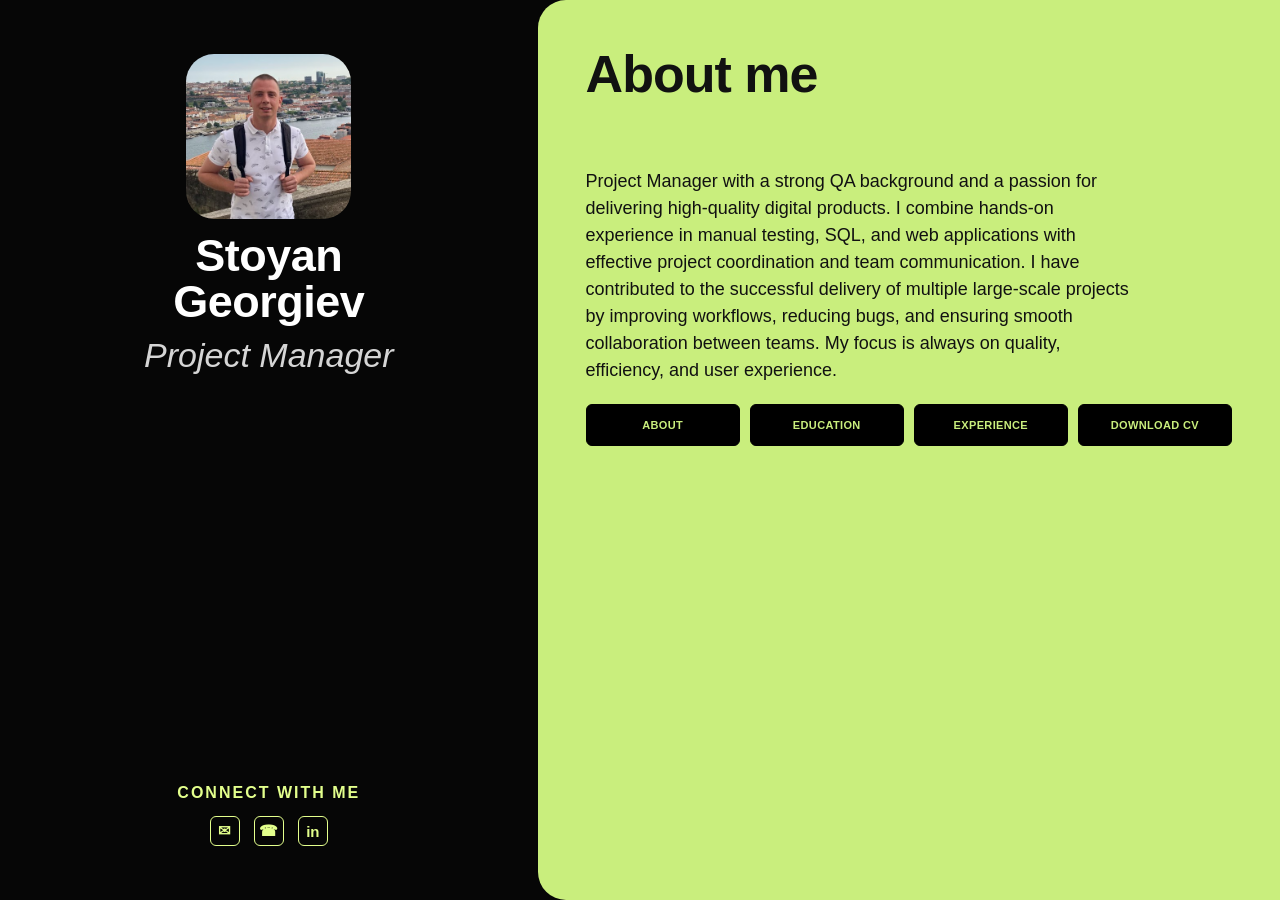
<file: index.html>
<!DOCTYPE html>
<html lang="en">
<head>
    <meta charset="UTF-8">
    <meta name="viewport" content="width=device-width, initial-scale=1.0">
    <title>Stoyan Georgiev</title>
    <link rel="stylesheet" href="style.css">
</head>
<body>
    <div class="page-transition-overlay" aria-hidden="true"></div>
    <main class="page">
        <div class="resume-card">
            <section class="left-panel">
                <img
                    class="avatar"
                    src="assets/profile.png"
                    alt="Profile photo of Stoyan Georgiev"
                >
                <h1>Stoyan Georgiev</h1>
                <p class="job-title">Project Manager</p>
                <div class="connect">
                    <p>Connect with me</p>
                    <div class="social-links">
                        <a href="mailto:s.georgiev97@gmail.com" aria-label="Email">✉</a>
                        <a href="tel:+359899133321" aria-label="Phone">☎</a>
                        <a href="https://www.linkedin.com/in/stoyan-georgiew/" target="_blank" rel="noopener noreferrer" aria-label="LinkedIn">in</a>
                    </div>
                </div>
            </section>

            <section class="right-panel">
                <h2 class="about-heading">About me</h2>
                <p class="description">
                    Project Manager with a strong QA background and a passion for 
                    delivering high-quality digital products. I combine hands-on experience in manual testing, 
                    SQL, and web applications with effective project coordination and team communication.

                    I have contributed to the successful delivery of multiple large-scale projects by 
                    improving workflows, reducing bugs, and ensuring smooth collaboration between teams. 
                    My focus is always on quality, efficiency, and user experience.
                </p>

                <div class="page-links">
                    <a href="index.html">About</a>
                    <a href="education.html">Education</a>
                    <a href="experience.html">Experience</a>
                    <a href="assets/cv.pdf" download="S.Georgiev.CV.pdf">Download CV</a>
                </div>

            </section>
        </div>
    </main>
    <script src="transitions.js" defer></script>
</body>
</html>
</file>
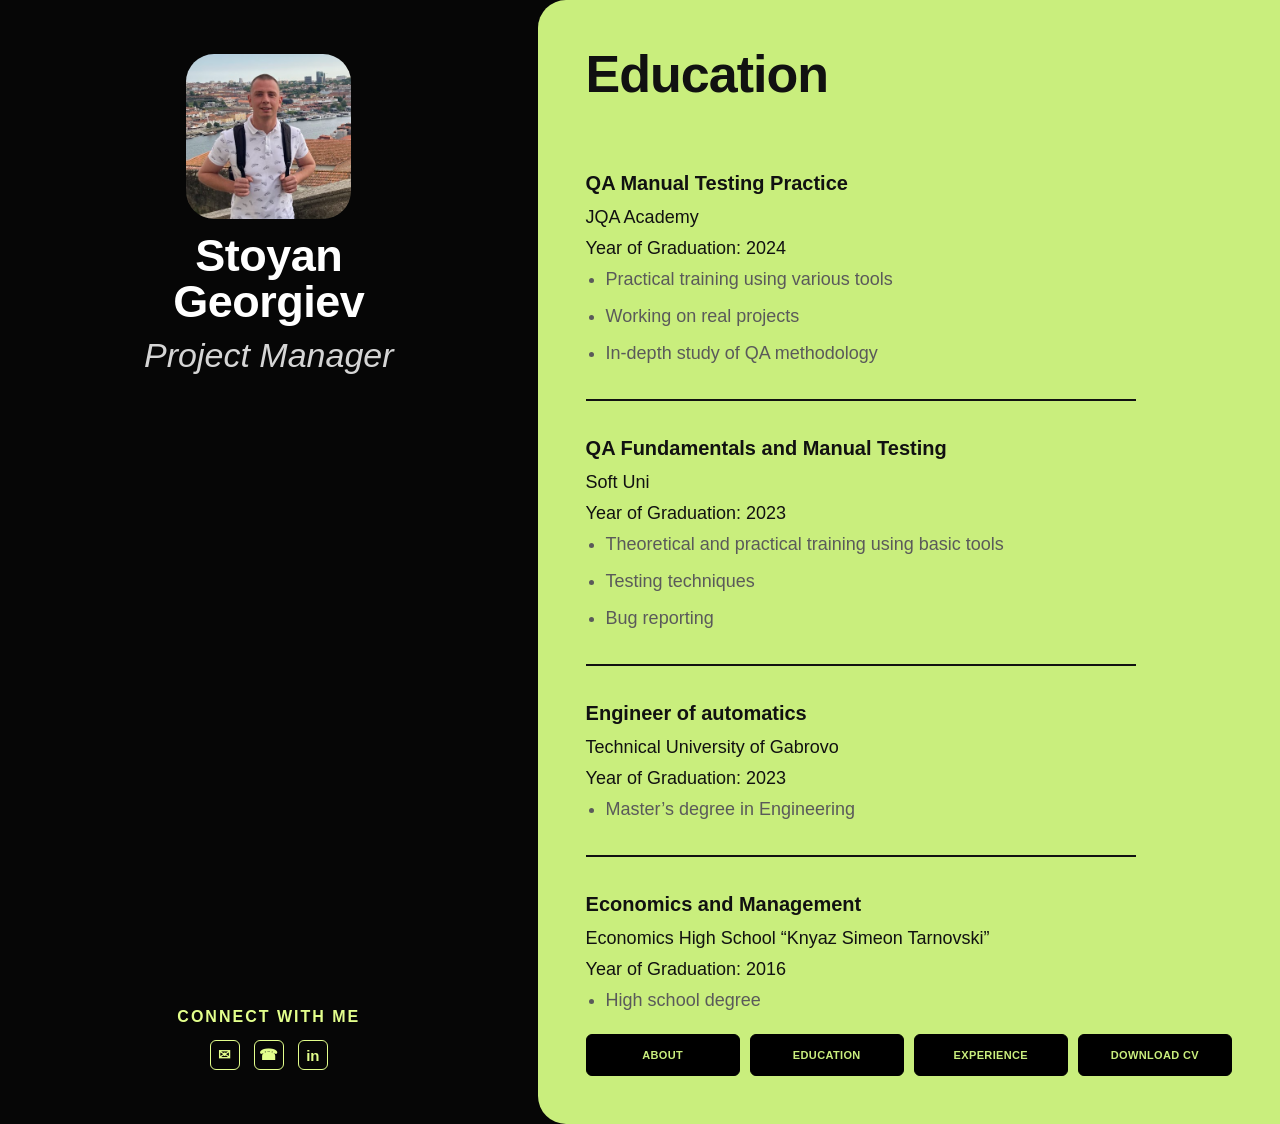
<file: education.html>
<!DOCTYPE html>
<html lang="en">
<head>
    <meta charset="UTF-8">
    <meta name="viewport" content="width=device-width, initial-scale=1.0">
    <title>Stoyan Georgiev | Education</title>
    <link rel="stylesheet" href="style.css">
</head>
<body>
    <div class="page-transition-overlay" aria-hidden="true"></div>
    <main class="page">
        <div class="resume-card">
            <section class="left-panel">
                <img class="avatar" src="assets/profile.png" alt="Profile photo of Stoyan Georgiev">
                <h1>Stoyan Georgiev</h1>
                <p class="job-title">Project Manager</p>
                <div class="connect">
                    <p>Connect with me</p>
                    <div class="social-links">
                        <a href="mailto:s.georgiev97@gmail.com" aria-label="Email">✉</a>
                        <a href="tel:+359899133321" aria-label="Phone">☎</a>
                        <a href="https://www.linkedin.com/in/stoyan-georgiew/" target="_blank" rel="noopener noreferrer" aria-label="LinkedIn">in</a>
                    </div>
                </div>
            </section>

            <section class="right-panel">
                <h2 class="education-heading">Education</h2>
                <div class="education-list">
                    <div class="education-entry">
                        <p class="education-entry__title">QA Manual Testing Practice</p>
                        <p class="education-entry__line">JQA Academy</p>
                        <p class="education-entry__line">Year of Graduation: 2024</p>
                        <ul class="education-bullets">
                            <li>Practical training using various tools</li>
                            <li>Working on real projects</li>
                            <li>In-depth study of QA methodology</li>
                        </ul>
                    </div>
                    <div class="education-entry">
                        <p class="education-entry__title">QA Fundamentals and Manual Testing</p>
                        <p class="education-entry__line">Soft Uni</p>
                        <p class="education-entry__line">Year of Graduation: 2023</p>
                        <ul class="education-bullets">
                            <li>Theoretical and practical training using basic tools</li>
                            <li>Testing techniques</li>
                            <li>Bug reporting</li>
                        </ul>
                    </div>
                    <div class="education-entry">
                        <p class="education-entry__title">Engineer of automatics</p>
                        <p class="education-entry__line">Technical University of Gabrovo</p>
                        <p class="education-entry__line">Year of Graduation: 2023</p>
                        <ul class="education-bullets">
                            <li>Master’s degree in Engineering</li>
                        </ul>
                    </div>
                    <div class="education-entry">
                        <p class="education-entry__title">Economics and Management</p>
                        <p class="education-entry__line">Economics High School “Knyaz Simeon Tarnovski”</p>
                        <p class="education-entry__line">Year of Graduation: 2016</p>
                        <ul class="education-bullets">
                            <li>High school degree</li>
                        </ul>
                    </div>
                </div>

                <div class="page-links">
                    <a href="index.html">About</a>
                    <a href="education.html">Education</a>
                    <a href="experience.html">Experience</a>
                    <a href="assets/cv.pdf" download="S.Georgiev.CV.pdf">Download CV</a>
                </div>

            </section>
        </div>
    </main>
    <script src="transitions.js" defer></script>
</body>
</html>
</file>
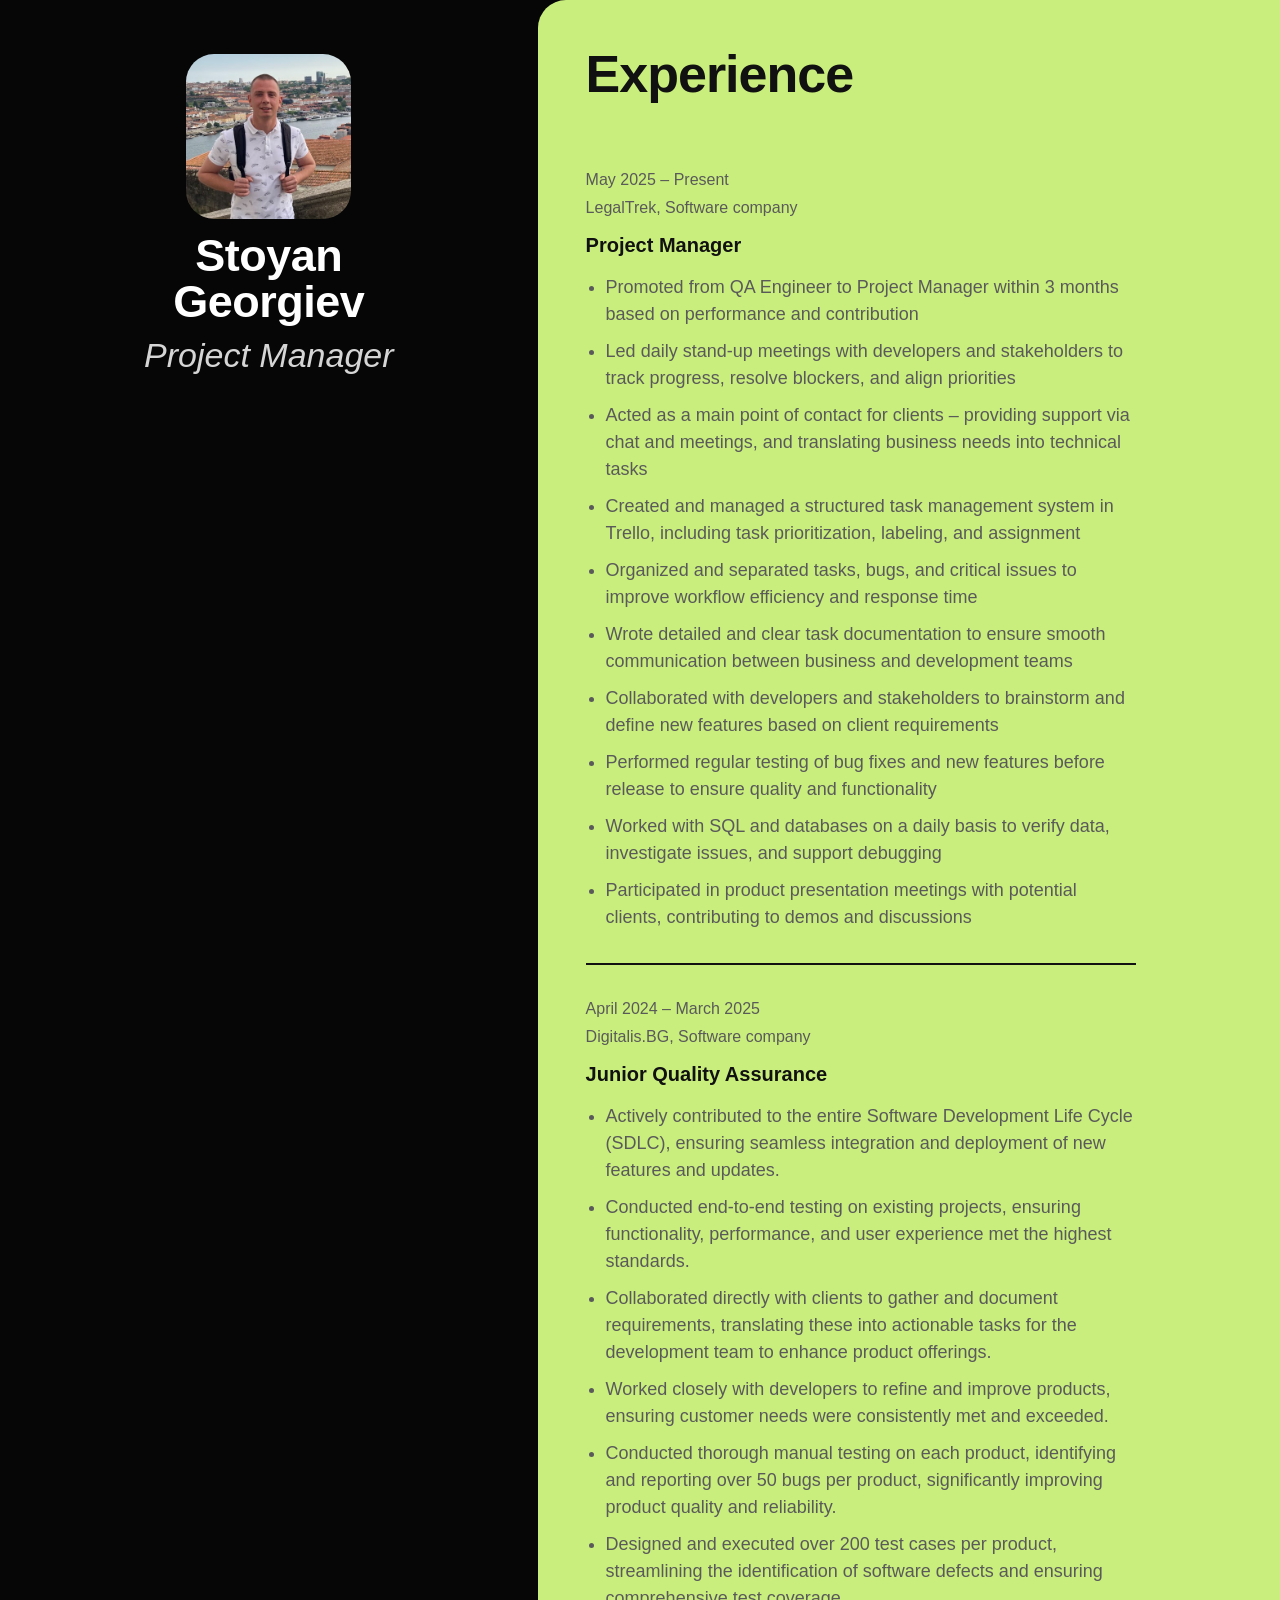
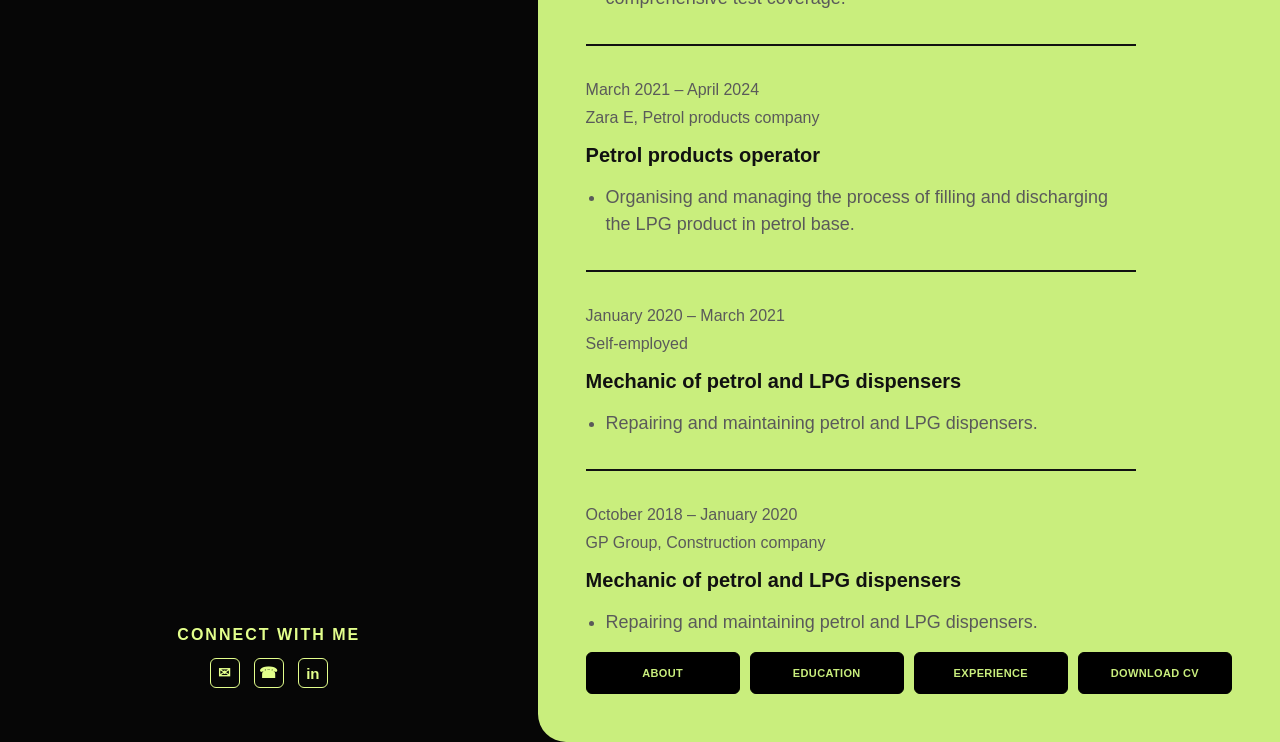
<file: experience.html>
<!DOCTYPE html>
<html lang="en">
<head>
    <meta charset="UTF-8">
    <meta name="viewport" content="width=device-width, initial-scale=1.0">
    <title>Stoyan Georgiev | Experience</title>
    <link rel="stylesheet" href="style.css">
</head>
<body>
    <div class="page-transition-overlay" aria-hidden="true"></div>
    <main class="page">
        <div class="resume-card">
            <section class="left-panel">
                <img class="avatar" src="assets/profile.png" alt="Profile photo of Stoyan Georgiev">
                <h1>Stoyan Georgiev</h1>
                <p class="job-title">Project Manager</p>
                <div class="connect">
                    <p>Connect with me</p>
                    <div class="social-links">
                        <a href="mailto:s.georgiev97@gmail.com" aria-label="Email">✉</a>
                        <a href="tel:+359899133321" aria-label="Phone">☎</a>
                        <a href="https://www.linkedin.com/in/stoyan-georgiew/" target="_blank" rel="noopener noreferrer" aria-label="LinkedIn">in</a>
                    </div>
                </div>
            </section>

            <section class="right-panel">
                <h2 class="experience-heading">Experience</h2>
                <div class="experience-entry">
                    <p class="experience-meta">May 2025 – Present</p>
                    <p class="experience-meta">LegalTrek, Software company</p>
                    <p class="experience-role">Project Manager</p>
                    <ul class="experience-bullets">
                        <li>Promoted from QA Engineer to Project Manager within 3 months based on performance and contribution</li>
                        <li>Led daily stand-up meetings with developers and stakeholders to track progress, resolve blockers, and align priorities</li>
                        <li>Acted as a main point of contact for clients – providing support via chat and meetings, and translating business needs into technical tasks</li>
                        <li>Created and managed a structured task management system in Trello, including task prioritization, labeling, and assignment</li>
                        <li>Organized and separated tasks, bugs, and critical issues to improve workflow efficiency and response time</li>
                        <li>Wrote detailed and clear task documentation to ensure smooth communication between business and development teams</li>
                        <li>Collaborated with developers and stakeholders to brainstorm and define new features based on client requirements</li>
                        <li>Performed regular testing of bug fixes and new features before release to ensure quality and functionality</li>
                        <li>Worked with SQL and databases on a daily basis to verify data, investigate issues, and support debugging</li>
                        <li>Participated in product presentation meetings with potential clients, contributing to demos and discussions</li>
                    </ul>
                </div>

                <div class="experience-entry">
                    <p class="experience-meta">April 2024 – March 2025</p>
                    <p class="experience-meta">Digitalis.BG, Software company</p>
                    <p class="experience-role">Junior Quality Assurance</p>
                    <ul class="experience-bullets">
                        <li>Actively contributed to the entire Software Development Life Cycle (SDLC), ensuring seamless integration and deployment of new features and updates.</li>
                        <li>Conducted end-to-end testing on existing projects, ensuring functionality, performance, and user experience met the highest standards.</li>
                        <li>Collaborated directly with clients to gather and document requirements, translating these into actionable tasks for the development team to enhance product offerings.</li>
                        <li>Worked closely with developers to refine and improve products, ensuring customer needs were consistently met and exceeded.</li>
                        <li>Conducted thorough manual testing on each product, identifying and reporting over 50 bugs per product, significantly improving product quality and reliability.</li>
                        <li>Designed and executed over 200 test cases per product, streamlining the identification of software defects and ensuring comprehensive test coverage.</li>
                    </ul>
                </div>

                <div class="experience-entry">
                    <p class="experience-meta">March 2021 – April 2024</p>
                    <p class="experience-meta">Zara E, Petrol products company</p>
                    <p class="experience-role">Petrol products operator</p>
                    <ul class="experience-bullets">
                        <li>Organising and managing the process of filling and discharging the LPG product in petrol base.</li>
                    </ul>
                </div>

                <div class="experience-entry">
                    <p class="experience-meta">January 2020 – March 2021</p>
                    <p class="experience-meta">Self-employed</p>
                    <p class="experience-role">Mechanic of petrol and LPG dispensers</p>
                    <ul class="experience-bullets">
                        <li>Repairing and maintaining petrol and LPG dispensers.</li>
                    </ul>
                </div>

                <div class="experience-entry">
                    <p class="experience-meta">October 2018 – January 2020</p>
                    <p class="experience-meta">GP Group, Construction company</p>
                    <p class="experience-role">Mechanic of petrol and LPG dispensers</p>
                    <ul class="experience-bullets">
                        <li>Repairing and maintaining petrol and LPG dispensers.</li>
                    </ul>
                </div>

                <div class="page-links">
                    <a href="index.html">About</a>
                    <a href="education.html">Education</a>
                    <a href="experience.html">Experience</a>
                    <a href="assets/cv.pdf" download="S.Georgiev.CV.pdf">Download CV</a>
                </div>

            </section>
        </div>
    </main>
    <script src="transitions.js" defer></script>
</body>
</html>
</file>
<file: style.css>
* {
    box-sizing: border-box;
}

body {
    margin: 0;
    font-family: "Arial", sans-serif;
    background: #f5f5f5;
    color: #111;
    opacity: 0;
    transition: opacity 320ms ease;
}

body.page-ready {
    opacity: 1;
}

.page-transition-overlay {
    position: fixed;
    inset: 0;
    pointer-events: none;
    background: radial-gradient(circle at center, rgba(6, 6, 6, 0.35) 0%, rgba(6, 6, 6, 0.96) 78%);
    opacity: 0;
    transform: scale(1.03);
    transition: opacity 360ms ease, transform 360ms ease;
    z-index: 999;
}

body.is-transitioning .page-transition-overlay {
    opacity: 1;
    transform: scale(1);
}

.page {
    min-height: 100vh;
    padding: 0;
}

.resume-card {
    width: 100%;
    min-height: 100vh;
    display: grid;
    grid-template-columns: 42% 58%;
    background: #060606;
    border-radius: 0;
    overflow: hidden;
}

.left-panel {
    background: #060606;
    color: #fff;
    padding: 54px 46px;
    text-align: center;
    display: flex;
    flex-direction: column;
    align-items: center;
}

.avatar {
    width: 165px;
    height: 165px;
    object-fit: cover;
    border-radius: 28px;
    margin-bottom: 14px;
}

.left-panel h1 {
    margin: 0;
    font-size: 45px;
    line-height: 1.03;
    max-width: 260px;
    letter-spacing: -0.5px;
}

.pronouns {
    margin: 2px 0 4px;
    font-size: 20px;
    font-style: italic;
    font-weight: 700;
}

.job-title {
    margin: 10px 0 0;
    color: #d5d5d5;
    font-size: 34px;
    font-style: italic;
    width: 100%;
    text-align: center;
}

.connect {
    margin-top: auto;
    padding-top: 20px;
    width: 100%;
    max-width: 230px;
    text-align: center;
}

.connect p {
    margin: 0 0 14px;
    text-transform: uppercase;
    letter-spacing: 2px;
    color: #e3ff8c;
    font-weight: 700;
    font-size: 16px;
}

.social-links {
    display: flex;
    justify-content: center;
    gap: 14px;
}

.social-links a {
    width: 30px;
    height: 30px;
    border: 1px solid #e3ff8c;
    color: #e3ff8c;
    border-radius: 6px;
    text-decoration: none;
    font-weight: 700;
    display: inline-flex;
    align-items: center;
    justify-content: center;
    font-size: 15px;
    transition: transform 0.2s ease, background 0.2s ease;
}

.social-links a:hover {
    background: rgba(227, 255, 140, 0.2);
    color: #fff;
    transform: translateY(-2px);
}

.right-panel {
    background: #c9ee7d;
    padding: 48px;
    border-top-left-radius: 28px;
    border-bottom-left-radius: 28px;
}

.section-label {
    margin: 0;
    font-size: 15px;
    text-transform: uppercase;
    letter-spacing: 2px;
    font-weight: 700;
}

.right-panel h2 {
    margin: 4px 0 10px;
    font-size: 52px;
    line-height: 1;
    letter-spacing: -1px;
}

.right-panel h2.about-heading,
.right-panel h2.education-heading,
.right-panel h2.experience-heading {
    margin: 0 0 68px;
}

.experience-entry {
    margin: 0 0 20px;
    max-width: 550px;
    font-size: 18px;
    line-height: 1.5;
}

.experience-entry:not(:last-child) {
    margin-bottom: 0;
}

.experience-entry + .experience-entry {
    margin-top: 32px;
    padding-top: 32px;
    border-top: 2px solid #111;
}

.experience-meta {
    margin: 0 0 4px;
    color: #5a5a5a;
    font-size: 16px;
}

.experience-role {
    margin: 10px 0 14px;
    font-weight: 700;
    font-size: 20px;
    color: #111;
}

.experience-bullets,
.education-bullets {
    margin: 0 0 0 20px;
    padding: 0;
    color: #5a5a5a;
}

.experience-bullets li,
.education-bullets li {
    margin: 0 0 10px;
}

.description {
    margin: 0 0 20px;
    max-width: 550px;
    font-size: 18px;
    line-height: 1.5;
}

.education-list {
    margin: 0 0 20px;
    max-width: 550px;
    font-size: 18px;
    line-height: 1.5;
}

.education-entry {
    margin: 0 0 20px;
}

.education-entry:not(:last-child) {
    margin-bottom: 0;
}

.education-entry + .education-entry {
    margin-top: 32px;
    padding-top: 32px;
    border-top: 2px solid #111;
}

.education-entry:last-child {
    margin-bottom: 0;
}

.education-entry__title {
    margin: 0 0 6px;
    font-weight: 700;
    font-size: 20px;
}

.education-entry__line {
    margin: 0 0 4px;
}

.page-links {
    display: grid;
    grid-template-columns: repeat(4, minmax(0, 1fr));
    gap: 10px;
    margin-top: 16px;
}

.page-links a {
    min-height: 42px;
    border: 1px solid #000;
    border-radius: 6px;
    display: inline-flex;
    align-items: center;
    justify-content: center;
    text-decoration: none;
    background: #000;
    color: #c9ee7d;
    font-weight: 700;
    text-transform: uppercase;
    font-size: 11px;
    letter-spacing: 0.35px;
    transition: transform 0.2s ease, background 0.2s ease, color 0.2s ease;
    padding: 6px 8px;
    text-align: center;
}

.page-links a:hover {
    background: #141414;
    color: #e3ff8c;
    transform: translateY(-2px);
}

@media (prefers-reduced-motion: reduce) {
    body,
    .page-transition-overlay {
        transition: none;
    }
}

@media (max-width: 720px) {
    .page-links {
        grid-template-columns: repeat(2, minmax(0, 1fr));
    }
}

@media (max-width: 900px) {
    .resume-card {
        grid-template-columns: 1fr;
    }

    .left-panel,
    .right-panel {
        padding: 36px 26px;
    }

    .left-panel h1 {
        font-size: 36px;
    }

    .job-title {
        font-size: 28px;
    }

    .right-panel h2 {
        font-size: 40px;
    }

    .right-panel {
        border-top-left-radius: 0;
        border-bottom-left-radius: 0;
    }
}
</file>
